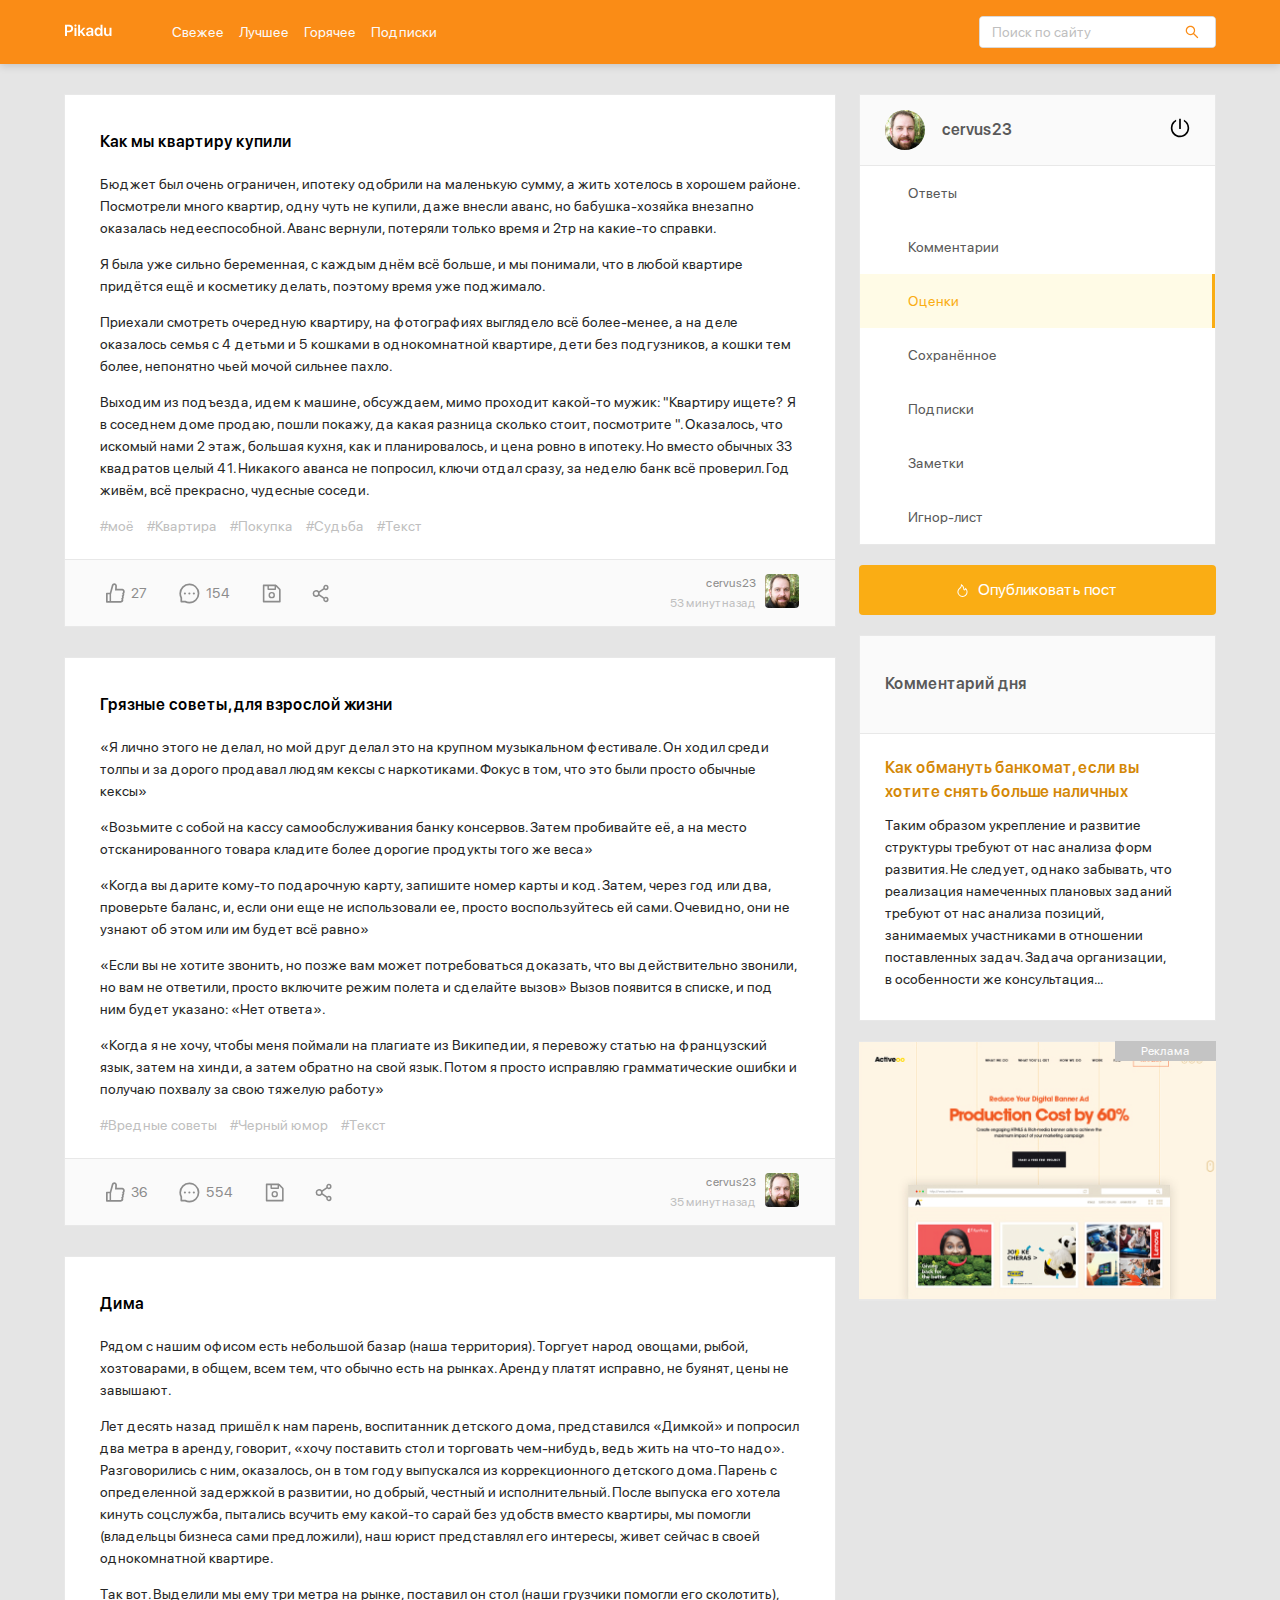
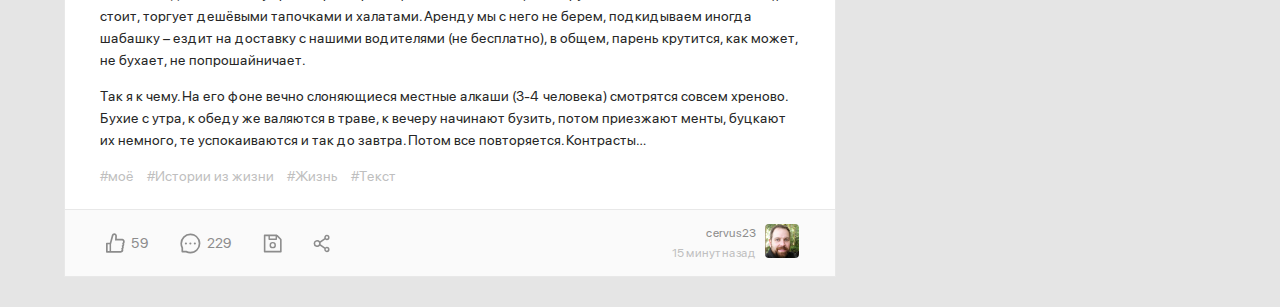
<file: index.html>
<!DOCTYPE html>
<html lang="en">
  <head>
    <meta charset="UTF-8" />
    <meta name="viewport" content="width=device-width, initial-scale=1.0" />
    <title>Picadu Главная</title>
    <link rel="stylesheet" href="./css/style.css" />
    <link rel="stylesheet" href="./css/normalize.css" />
  </head>
  <body>
    <header class="header">
      <div class="header-wrapper">
        <a href="index.html" class="header-logo">
          <img src="./img/logo-pikadu.svg" alt="logo" class="header-logo-image"
        /></a>
        <nav class="header-nav">
          <ul class="header-menu">
            <li class="header-menu-item">
              <a href="#" class="header-menu-link">Свежее</a>
            </li>
            <li class="header-menu-item">
              <a href="#" class="header-menu-link">Лучшее</a>
            </li>
            <li class="header-menu-item">
              <a href="#" class="header-menu-link">Горячее</a>
            </li>
            <li class="header-menu-item">
              <a href="#" class="header-menu-link">Подписки</a>
            </li>
          </ul>
        </nav>
        <!-- /.header-nav -->
        <div class="input-group search">
          <input
            type="search"
            class="search-input"
            placeholder="Поиск по сайту"
          />
          <button class="search-button">
            <img
              src="./img/search.svg"
              alt="icon: search"
              class="search-icon"
            />
          </button>
        </div>
        <!-- /.input-group -->
        <a href="#" class="menu-toggle" id="menu-toggle">
          <span></span>
          <span></span>
          <span></span>
        </a>
      </div>
      <!-- /.header-wrapper -->
    </header>

    <div class="content">
      <main class="posts">
        <section class="post">
          <div class="post-body">
            <h2 class="post-title">Как мы квартиру купили</h2>
            <p class="post-text">
              Бюджет был очень ограничен, ипотеку одобрили на маленькую сумму, а жить хотелось в хорошем районе. Посмотрели много
              квартир, одну чуть не купили, даже внесли аванс, но бабушка-хозяйка внезапно оказалась недееспособной. Аванс вернули,
              потеряли только время и 2тр на какие-то справки.
            </p>
            <p class="post-text">
              Я была уже сильно беременная, с каждым днём всё больше, и мы понимали, что в любой квартире придётся ещё и косметику
              делать, поэтому время уже поджимало.
            </p>
            <p class="post-text">
              Приехали смотреть очередную квартиру, на фотографиях выглядело всё более-менее, а на деле оказалось семья с 4 детьми и 5
              кошками в однокомнатной квартире, дети без подгузников, а кошки тем более, непонятно чьей мочой сильнее пахло.
            </p>
            <p class="post-text">
              Выходим из подъезда, идем к машине, обсуждаем, мимо проходит какой-то мужик: "Квартиру ищете? Я в соседнем доме продаю,
              пошли покажу, да какая разница сколько стоит, посмотрите ". Оказалось, что искомый нами 2 этаж, большая кухня, как и
              планировалось, и цена ровно в ипотеку. Но вместо обычных 33 квадратов целый 41. Никакого аванса не попросил, ключи отдал
              сразу, за неделю банк всё проверил. Год живём, всё прекрасно, чудесные соседи.
            </p>
            <div class="tags">
              <a href="#" class="tag">#моё</a>
              <a href="#" class="tag">#Квартира</a>
              <a href="#" class="tag">#Покупка</a>
              <a href="#" class="tag">#Судьба</a>
              <a href="#" class="tag">#Текст</a>
            </div>
            <!-- /.tags -->
          </div>
          <!-- /.post-body -->
          <div class="post-footer">
            <div class="post-buttons">
              <button class="post-button likes">
                <svg width="19" height="20" class="icon icon-like">
                  <use xlink:href="img/icons.svg#like"></use>
                </svg>
                <span class="likes-counter">27</span>
              </button>
              <button class="post-button comments">
                <svg width="21" height="21" class="icon icon-comment">
                  <use xlink:href="img/icons.svg#comment"></use>
                </svg>
                <span class="comments-counter">
                  154
                </span>
              </button>
              <button class="post-button save">
                <svg width="19" height="19" class="icon icon-save">
                  <use xlink:href="img/icons.svg#save"></use>
                </svg>
              </button>
              <button class="post-button share">
                <svg width="17" height="19" class="icon icon-share">
                  <use xlink:href="img/icons.svg#share"></use>
                </svg>
              </button>
            </div>
            <!-- /.post-buttons -->
            <div class="post-author">
              <div class="author-about">
                <a href="#" class="author-username">cervus23</a>
                <span class="post-time">53 минут назад</span>
              </div>
              <a href="#" class="author-link"><img src="./img/avatar.jpeg" alt="avatar" class="author-avatar"></a>
            </div>
            <!-- /.post-author -->
          </div>
        </section>
        <section class="post">
          <div class="post-body">
            <h2 class="post-title">Грязные советы, для взрослой жизни</h2>
            <p class="post-text">
              «Я лично этого не делал, но мой друг делал это на крупном музыкальном фестивале. Он ходил среди толпы и за дорого
              продавал людям кексы с наркотиками. Фокус в том, что это были просто обычные кексы»
            </p>
            <p class="post-text">
              «Возьмите с собой на кассу самообслуживания банку консервов. Затем пробивайте её, а на место отсканированного товара
              кладите более дорогие продукты того же веса»
            </p>
            <p class="post-text">
              «Когда вы дарите кому-то подарочную карту, запишите номер карты и код. Затем, через год или два, проверьте баланс, и,
              если они еще не использовали ее, просто воспользуйтесь ей сами. Очевидно, они не узнают об этом или им будет всё равно»
            </p>
            <p class="post-text">
              «Если вы не хотите звонить, но позже вам может потребоваться доказать, что вы действительно звонили, но вам не ответили,
              просто включите режим полета и сделайте вызов»
              Вызов появится в списке, и под ним будет указано: «Нет ответа».
            </p>
            <p class="post-text">
              «Когда я не хочу, чтобы меня поймали на плагиате из Википедии, я перевожу статью на французский язык, затем на хинди, а
              затем обратно на свой язык. Потом я просто исправляю грамматические ошибки и получаю похвалу за свою тяжелую работу»
            </p>
            <div class="tags">
              <a href="#" class="tag">#Вредные советы</a>
              <a href="#" class="tag">#Черный юмор</a>
              <a href="#" class="tag">#Текст</a>
            </div>
            <!-- /.tags -->
          </div>
          <!-- /.post-body -->
          <div class="post-footer">
            <div class="post-buttons">
              <button class="post-button likes">
                <svg width="19" height="20" class="icon icon-like">
                  <use xlink:href="img/icons.svg#like"></use>
                </svg>
                <span class="likes-counter">36</span>
              </button>
              <button class="post-button comments">
                <svg width="21" height="21" class="icon icon-comment">
                  <use xlink:href="img/icons.svg#comment"></use>
                </svg>
                <span class="comments-counter">
                  554
                </span>
              </button>
              <button class="post-button save">
                <svg width="19" height="19" class="icon icon-save">
                  <use xlink:href="img/icons.svg#save"></use>
                </svg>
              </button>
              <button class="post-button share">
                <svg width="17" height="19" class="icon icon-share">
                  <use xlink:href="img/icons.svg#share"></use>
                </svg>
              </button>
            </div>
            <!-- /.post-buttons -->
            <div class="post-author">
              <div class="author-about">
                <a href="#" class="author-username">cervus23</a>
                <span class="post-time">35 минут назад</span>
              </div>
              <a href="#" class="author-link"><img src="./img/avatar.jpeg" alt="avatar" class="author-avatar"></a>
            </div>
            <!-- /.post-author -->
          </div>
        </section>
        <section class="post">
          <div class="post-body">
            <h2 class="post-title">Дима</h2>
            <p class="post-text">
              Рядом с нашим офисом есть небольшой базар (наша территория). Торгует народ овощами, рыбой, хозтоварами, в общем, всем
              тем, что обычно есть на рынках. Аренду платят исправно, не буянят, цены не завышают.
            </p>
            <p class="post-text">
              Лет десять назад пришёл к нам парень, воспитанник детского дома, представился «Димкой» и попросил два метра в аренду,
              говорит, «хочу поставить стол и торговать чем-нибудь, ведь жить на что-то надо». Разговорились с ним, оказалось, он в
              том году выпускался из коррекционного детского дома. Парень с определенной задержкой в развитии, но добрый, честный и
              исполнительный.
              
              После выпуска его хотела кинуть соцслужба, пытались всучить ему какой-то сарай без удобств вместо квартиры, мы помогли
              (владельцы бизнеса сами предложили), наш юрист представлял его интересы, живет сейчас в своей однокомнатной квартире.
            </p>
            <p class="post-text">
              Так вот.
              
              Выделили мы ему три метра на рынке, поставил он стол (наши грузчики помогли его сколотить), стоит, торгует дешёвыми
              тапочками и халатами. Аренду мы с него не берем, подкидываем иногда шабашку – ездит на доставку с нашими водителями (не
              бесплатно), в общем, парень крутится, как может, не бухает, не попрошайничает.
            </p>
            <p class="post-text">
              Так я к чему.
              
              На его фоне вечно слоняющиеся местные алкаши (3-4 человека) смотрятся совсем хреново. Бухие с утра, к обеду же валяются
              в траве, к вечеру начинают бузить, потом приезжают менты, буцкают их немного, те успокаиваются и так до завтра. Потом
              все повторяется.
              
              Контрасты…
            </p>
            <div class="tags">
              <a href="#" class="tag">#моё</a>
              <a href="#" class="tag">#Истории из жизни</a>
              <a href="#" class="tag">#Жизнь</a>
              <a href="#" class="tag">#Текст</a>
            </div>
            <!-- /.tags -->
          </div>
          <!-- /.post-body -->
          <div class="post-footer">
            <div class="post-buttons">
              <button class="post-button likes">
                <svg width="19" height="20" class="icon icon-like">
                  <use xlink:href="img/icons.svg#like"></use>
                </svg>
                <span class="likes-counter">59</span>
              </button>
              <button class="post-button comments">
                <svg width="21" height="21" class="icon icon-comment">
                  <use xlink:href="img/icons.svg#comment"></use>
                </svg>
                <span class="comments-counter">
                  229
                </span>
              </button>
              <button class="post-button save">
                <svg width="19" height="19" class="icon icon-save">
                  <use xlink:href="img/icons.svg#save"></use>
                </svg>
              </button>
              <button class="post-button share">
                <svg width="17" height="19" class="icon icon-share">
                  <use xlink:href="img/icons.svg#share"></use>
                </svg>
              </button>
            </div>
            <!-- /.post-buttons -->
            <div class="post-author">
              <div class="author-about">
                <a href="#" class="author-username">cervus23</a>
                <span class="post-time">15 минут назад</span>
              </div>
              <a href="#" class="author-link"><img src="./img/avatar.jpeg" alt="avatar" class="author-avatar"></a>
            </div>
            <!-- /.post-author -->
          </div>
        </section>
      </main>
      <!-- /.posts -->
      <aside class="sidebar">
        <div class="user">
          <a href="#" class="user-info">
            <img width="40"
            height="40" src="img/avatar.jpeg" alt="photo: user" class="user-avatar">
            <span class="user-name">cervus23</span>
          </a>
          <!-- /.user-info -->
          <a href="#" class="exit">
            <svg class="icon icon-exit">
              <use xlink:href="img/icons.svg#exit"></use>
            </svg>
        </a>
          <!-- /.exit -->
        </div>
        <!-- /.user -->
        <nav class="sidebar-nav">
          <ul class="sidebar-menu">
            <li class="sidebar-menu-item">
              <a href="#" class="sidebar-menu-link">Ответы</a>
            </li>
            <li class="sidebar-menu-item">
              <a href="#" class="sidebar-menu-link">Комментарии</a>
            </li>
            <li class="sidebar-menu-item">
              <a href="#" class="sidebar-menu-link active">Оценки</a>
            </li>
            <li class="sidebar-menu-item">
              <a href="#" class="sidebar-menu-link">Сохранённое</a>
            </li>
            <li class="sidebar-menu-item">
              <a href="#" class="sidebar-menu-link">Подписки</a>
            </li>
            <li class="sidebar-menu-item">
              <a href="#" class="sidebar-menu-link">Заметки</a>
            </li>
            <li class="sidebar-menu-item">
              <a href="#" class="sidebar-menu-link">Игнор-лист</a>
            </li>
          </ul>
        </nav>
        <a href="new-post.html" class="button button-new-post">
          <svg class="icon icon-fire">
            <use xlink:href="/img/icons.svg#hot"></use>
          </svg>
          Опубликовать пост
        </a>
        <div class="card">
          <div class="card-header">
            <h2 class="card-title">Комментарий дня</h2>
          </div>
          <div class="card-body">
            <a href="#" class="card-body-title">Как обмануть банкомат, если вы хотите снять больше наличных</a>
            <p class="card-text">Таким образом укрепление и развитие структуры требуют от нас анализа форм развития. Не следует, однако забывать, что
            реализация намеченных плановых заданий требуют от нас анализа позиций, занимаемых участниками в отношении поставленных
            задач. Задача организации, в особенности же консультация...</p>
          </div>
        </div>
        <!-- /.card -->
        <a href="#" class="promo"></a>
      </aside>
      <!-- /.sidebar -->
    </div>
    <!-- /.content -->
    <script src="./js/main.js"></script>
  </body>
</html>
</file>
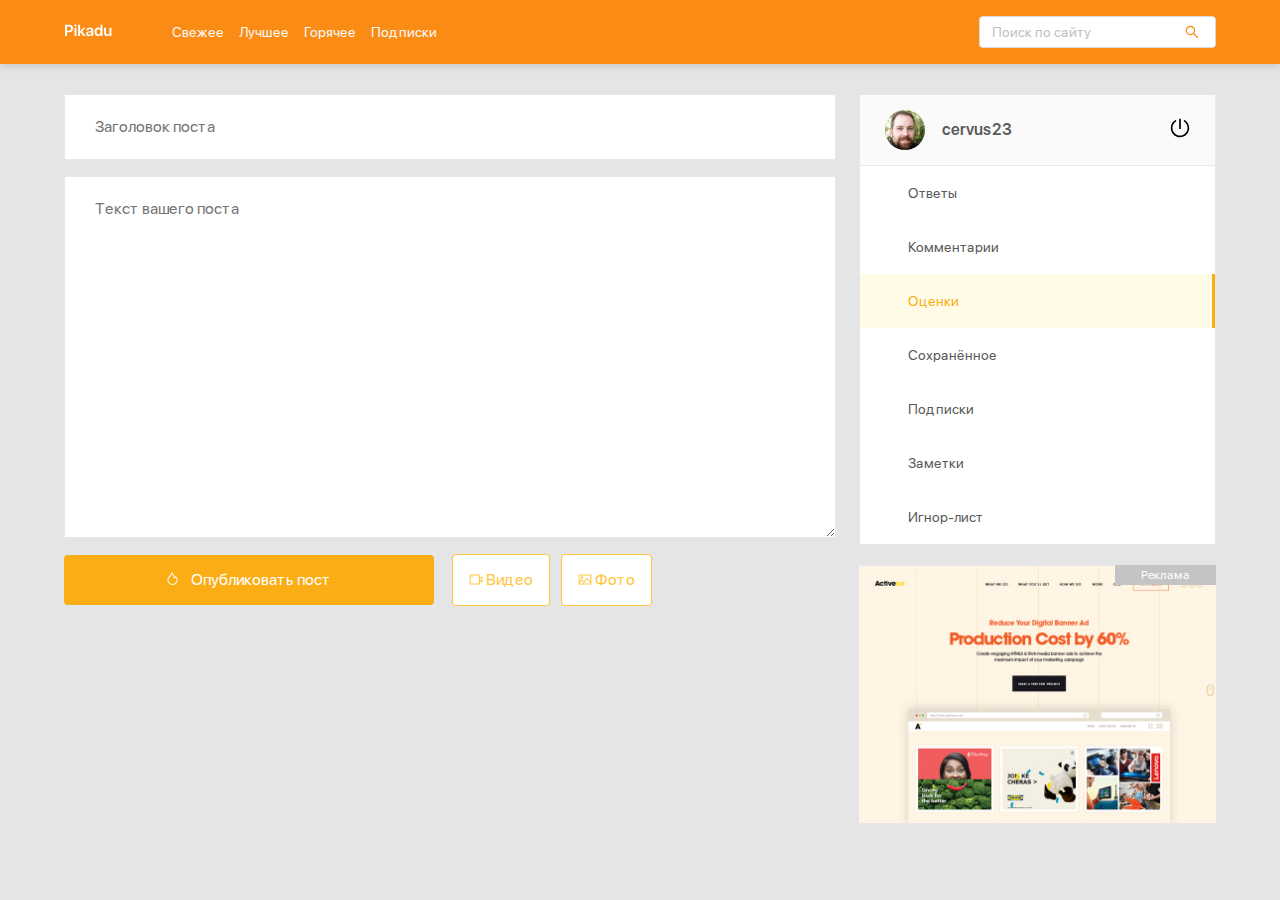
<file: new-post.html>
<!DOCTYPE html>
<html lang="en">
  <head>
    <meta charset="UTF-8" />
    <meta name="viewport" content="width=device-width, initial-scale=1.0" />
    <title>Picadu - Новый пост</title>
    <link rel="stylesheet" href="./css/style.css" />
    <link rel="stylesheet" href="./css/normalize.css" />
  </head>
  <body>
    <header class="header">
      <div class="header-wrapper">
        <a href="index.html" class="header-logo">
          <img src="./img/logo-pikadu.svg" alt="logo" class="header-logo-image"
        /></a>
        <nav class="header-nav">
          <ul class="header-menu">
            <li class="header-menu-item">
              <a href="#" class="header-menu-link">Свежее</a>
            </li>
            <li class="header-menu-item">
              <a href="#" class="header-menu-link">Лучшее</a>
            </li>
            <li class="header-menu-item">
              <a href="#" class="header-menu-link">Горячее</a>
            </li>
            <li class="header-menu-item">
              <a href="#" class="header-menu-link">Подписки</a>
            </li>
          </ul>
        </nav>
        <!-- /.header-nav -->
        <div class="input-group search">
          <input
            type="search"
            class="search-input"
            placeholder="Поиск по сайту"
          />
          <button class="search-button">
            <img
              src="./img/search.svg"
              alt="icon: search"
              class="search-icon"
            />
          </button>
        </div>
        <!-- /.input-group -->
        <a href="#" class="menu-toggle" id="menu-toggle">
          <span></span>
          <span></span>
          <span></span>
        </a>
      </div>
      <!-- /.header-wrapper -->
    </header>

    <div class="content">
      <main class="posts">
        <form action="#" class="add-post">
          <input type="text" name="post-title" class="add-title" placeholder="Заголовок поста">
          <textarea name="post-text" id="text" class="add-text" placeholder="Текст вашего поста"></textarea>
          <div class="add-buttons">
            <button type="submit" class="button add-button">
              <svg class="icon icon-fire">
                <use xlink:href="/img/icons.svg#hot"></use>
              </svg>
              Опубликовать пост
            </button>
            <button class="button button-outline">
              <svg class="icon icon-video">
                <use xlink:href="./img/icons.svg#video"></use>
              </svg>
              Видео
            </button>
            <button class="button button-outline">
              <svg class="icon icon-photo">
                <use xlink:href="./img/icons.svg#photo"></use>
              </svg>
              Фото
            </button>
          </div>
        </form>
      </main>
      <!-- /.posts -->
      <aside class="sidebar">
        <div class="user">
          <a href="#" class="user-info">
            <img width="40"
            height="40" src="img/avatar.jpeg" alt="photo: user" class="user-avatar">
            <span class="user-name">cervus23</span>
          </a>
          <!-- /.user-info -->
          <a href="#" class="exit">
            <svg class="icon icon-exit">
              <use xlink:href="img/icons.svg#exit"></use>
            </svg>
        </a>
          <!-- /.exit -->
        </div>
        <!-- /.user -->
        <nav class="sidebar-nav">
          <ul class="sidebar-menu">
            <li class="sidebar-menu-item">
              <a href="#" class="sidebar-menu-link">Ответы</a>
            </li>
            <li class="sidebar-menu-item">
              <a href="#" class="sidebar-menu-link">Комментарии</a>
            </li>
            <li class="sidebar-menu-item">
              <a href="#" class="sidebar-menu-link active">Оценки</a>
            </li>
            <li class="sidebar-menu-item">
              <a href="#" class="sidebar-menu-link">Сохранённое</a>
            </li>
            <li class="sidebar-menu-item">
              <a href="#" class="sidebar-menu-link">Подписки</a>
            </li>
            <li class="sidebar-menu-item">
              <a href="#" class="sidebar-menu-link">Заметки</a>
            </li>
            <li class="sidebar-menu-item">
              <a href="#" class="sidebar-menu-link">Игнор-лист</a>
            </li>
          </ul>
        </nav>
        
        <a href="#" class="promo"></a>
      </aside>
      <!-- /.sidebar -->
    </div>
    <!-- /.content -->
    <script src="./js/main.js"></script>
  </body>
</html>
</file>
<file: css/style.css>
@font-face {
  font-family: SFProDisplay-Regular;
  src: local("SFProDisplay-Regular"),
    url("../fonts/SFProDisplay-Regular.woff") format("woff"),
    url("../fonts/SFProDisplay-Regular.woff2") format("woff2");
  font-weight: normal;
}
@font-face {
  font-family: SFProDisplay-Semibold;
  src: local("SFProDisplay-Semibold"),
    url("../fonts/SFProDisplay-Semibold.woff") format("woff"),
    url("../fonts/SFProDisplay-Semibold.woff2") format("woff2");
  font-weight: bold;
}
* {
  box-sizing: border-box;
}
body {
  font-family: "SFProDisplay-Regular", sans-serif;
  background: #e5e5e5;
}
.header {
  background: #fa8c16;
  padding-top: 16px;
  padding-bottom: 16px;
  box-shadow: 0px 2px 8px rgba(0, 0, 0, 0.15);
  margin-bottom: 30px;
}
.header-wrapper {
  max-width: 1200px;
  width: 90%;
  margin: auto;
  display: flex;
  justify-content: space-between;
  align-items: center;
}
.header-nav {
  margin-left: 60px;
  margin-right: auto;
}
.header-menu {
  display: flex;
  list-style: none;
  padding: 0;
  margin: 0;
}
.header-menu-link {
  text-decoration: none;
  color: #fafafa;
  margin-right: 15px;
  font-size: 14px;
  line-height: 22px;
}
.header-menu-link:not(:last-child) {
  margin-right: 15px;
}
.input-group {
  max-width: 237px;
  width: 60%;
  height: 32px;
  position: relative;
  background: #fff;
  border-radius: 4px;
  overflow: hidden;
  border: 1px solid #d9d9d9;
}
.search-input {
  width: 80%;
  height: 100%;
  border: none;
  font-size: 14px;
  line-height: 22px;
  padding-left: 12px;
}
.search-button {
  height: 100%;
  width: 20%;
  position: absolute;
  right: 0;
  top: 0;
  border: none;
  background: #fff;
  cursor: pointer;
  display: flex;
  align-items: center;
  justify-content: center;
}
.search-input::placeholder {
  color: #bfbfbf;
}
.menu-toggle {
  display: none;
}
.content {
  max-width: 1200px;
  width: 90%;
  margin: auto;
  display: flex;
  align-items: flex-start;
  justify-content: space-between;
}
.posts {
  width: 67%;
}
.post {
  background: #fff;
  border: 1px solid #e8e8e8;
  margin-bottom: 30px;
}
.post-body {
  padding-top: 35px;
  padding-left: 35px;
  padding-right: 35px;
  padding-bottom: 0;
}
.post-title {
  font-family: "SFProDisplay-Semibold", sans-serif;
  margin-top: 0;
  margin-bottom: 19px;
  font-weight: 600;
  font-size: 16px;
  line-height: 24px;
}
.post-text {
  font-weight: normal;
  font-size: 14px;
  line-height: 22px;
  color: #262626;
}
.tags {
  margin-bottom: 22px;
}
.tag {
  color: #bfbfbf;
  font-size: 14px;
  line-height: 22px;
  margin-right: 10px;
  text-decoration: none;
}
.post-footer {
  display: flex;
  justify-content: space-between;
  background: #fafafa;
  border-top: 1px solid #e8e8e8;
  padding-top: 13px;
  padding-bottom: 13px;
}
.post-buttons {
  display: flex;
  align-items: center;
  padding-left: 35px;
  padding-right: 35px;
}
.post-button .icon {
  fill: #8c8c8c;
}
.icon-like,
.icon-comment {
  margin-right: 6px;
}
.post-button {
  background-color: transparent;
  border: none;
  color: #8c8c8c;
  display: flex;
  align-items: center;
  font-size: 14px;
  line-height: 22px;
  margin-right: 19px;
  cursor: pointer;
}
.post-author {
  display: flex;
  align-items: center;
  text-align: right;
  margin-right: 36px;
}
.author-avatar {
  width: 34px;
  height: 34px;
  margin-left: 9px;
  border-radius: 4px;
}
.author-username {
  display: block;
  font-size: 12px;
  line-height: 20px;
  color: #8c8c8c;
  text-decoration: none;
}
.post-time {
  font-size: 12px;
  line-height: 20px;
  color: #bfbfbf;
}

.sidebar {
  width: 31%;
}
.user {
  background-color: #fafafa;
  border: 1px solid #e8e8e8;
  padding: 15px 25px;
  display: flex;
  align-items: center;
  justify-content: space-between;
}
.user-info {
  display: flex;
  align-items: center;
  text-decoration: none;
}
.user-avatar {
  border-radius: 50%;
  margin-right: 17px;
}
.user-name {
  font-family: "SFProDisplay-Semibold", sans-serif;
  font-size: 16px;
  line-height: 24px;
  color: #595959;
}
.icon-exit {
  width: 20px;
  height: 20px;
  fill: #000;
}
.sidebar-nav {
  background-color: #fff;
}
.sidebar-menu {
  margin: 0;
  border: 1px solid #e8e8e8;
  border-top: none;
  list-style-type: none;
  padding: 0;
}
.sidebar-menu-link {
  text-decoration: none;
  font-size: 14px;
  line-height: 22px;
  color: #595959;
  padding: 16px 48px;
  display: inline-block;
  width: 100%;
  background-color: #fff;
}
.sidebar-menu-link:hover {
  color: #faad14;
  background: #fffbe6;
}
.sidebar-menu-link.active {
  color: #faad14;
  border-right: 3px solid #faad14;
  background: #fffbe6;
}
.button {
  background: #faad14;
  border-radius: 4px;
  border: none;
  text-decoration: none;
  color: #fff;
  font-size: 16px;
  line-height: 24px;
  cursor: pointer;
  padding: 13px;
}
.button-outline {
  background-color: #fff;
  color: #ffc53d;
  border: 1px solid #ffc53d;
  padding-left: 16px;
  padding-right: 16px;
}
.button-outline .icon {
  width: 14px;
  height: 11px;
  fill: #ffc53d;
}
.button-new-post {
  display: flex;
  align-items: center;
  justify-content: center;
  width: 100%;
  margin-top: 20px;
}
.icon-fire {
  fill: #fff;
  width: 11px;
  height: 13px;
  margin-right: 10px;
}
.card {
  background: #ffffff;
  border: 1px solid #e8e8e8;
  margin-top: 20px;
}
.card-header {
  background: #fafafa;
  border-bottom: 1px solid #e8e8e8;
  padding: 23px 25px;
}
.card-title {
  font-family: "SFProDisplay-Semibold", sans-serif;
  font-size: 16px;
  line-height: 24px;
  color: #595959;
}
.card-body {
  padding: 22px 40px 20px 25px;
}
.card-body-title {
  margin: 0 0 10px;
  text-decoration: none;
  font-family: "SFProDisplay-Semibold", sans-serif;
  font-size: 16px;
  line-height: 24px;
  color: #d48806;
}
.card-text {
  font-size: 14px;
  line-height: 22px;
  color: #262626;
  margin: 10px 0;
}
.promo {
  display: block;
  background: #fff url("../img/promo.jpg") no-repeat center center / cover;
  width: 100%;
  height: 260px;
  border-bottom: 1px solid #e8e8e8;
  margin-top: 20px;
  position: relative;
}
.promo::before {
  content: "Реклама";
  position: absolute;
  right: 0;
  top: 0;
  background: #c4c4c4;
  padding: 0 26px;
  font-size: 12px;
  line-height: 20px;
  text-align: center;
  color: #ffffff;
}
.add-post {
  display: flex;
  flex-direction: column;
}
.add-title,
.add-text {
  padding: 23px 30px;
  background: #ffffff;
  border: 1px solid #e8e8e8;
  margin-bottom: 16px;
}
.add-text {
  min-height: 362px;
}
.add-button {
  width: 100%;
  max-width: 370px;
  margin-right: 2%;
}
.add-post .button-outline {
  margin-right: 1%;
}

@media (max-width: 990px) {
  .sidebar {
    position: fixed;
    z-index: 101;
    top: 64px;
    right: 0;
    bottom: 0;
    height: calc(100% - 64px);
    max-width: 320px;
    width: 100%;
    background-color: #fff;
    box-shadow: 1px 1px 10px rgba(0, 0, 0, 0.15);
    padding: 30px;
    transform: translateX(100%);
    transition: transform 0.2s;
    overflow-y: auto;
  }
  .sidebar.visible {
    transform: translateX(0);
  }
  .header {
    position: fixed;
    z-index: 100;
    left: 0;
    top: 0;
    right: 0;
    width: 100%;
  }
  .content {
    margin-top: 94px;
    margin-bottom: 60px;
  }
  .posts {
    width: 100%;
  }
  .menu-toggle {
    display: flex;
    flex-direction: column;
    justify-content: space-between;
    width: 30px;
    height: 20px;
    margin-left: 12px;
  }
  .menu-toggle span {
    width: 100%;
    height: 2px;
    background-color: #fff;
  }
  .header-nav {
    display: none;
  }
  .header-menu {
    width: 90%;
    margin: auto;
  }
}
@media (max-width: 676px) {
  .add-buttons {
    display: flex;
    flex-direction: column;
  }
  .add-button {
    width: 100%;
    max-width: 100%;
  }
  .add-post .button-outline {
    margin-right: 0;
    margin-top: 10px;
  }
}

@media (max-width: 576px) {
  .post-footer {
    flex-direction: column;
  }
  .post-author {
    margin-top: 15px;
    margin-left: 30px;
  }
  .author-avatar {
    margin-left: 0;
    margin-right: 10px;
  }
  .author-about {
    order: 2;
    text-align: left;
  }

  .add-button {
    width: 100%;
  }
}
</file>
